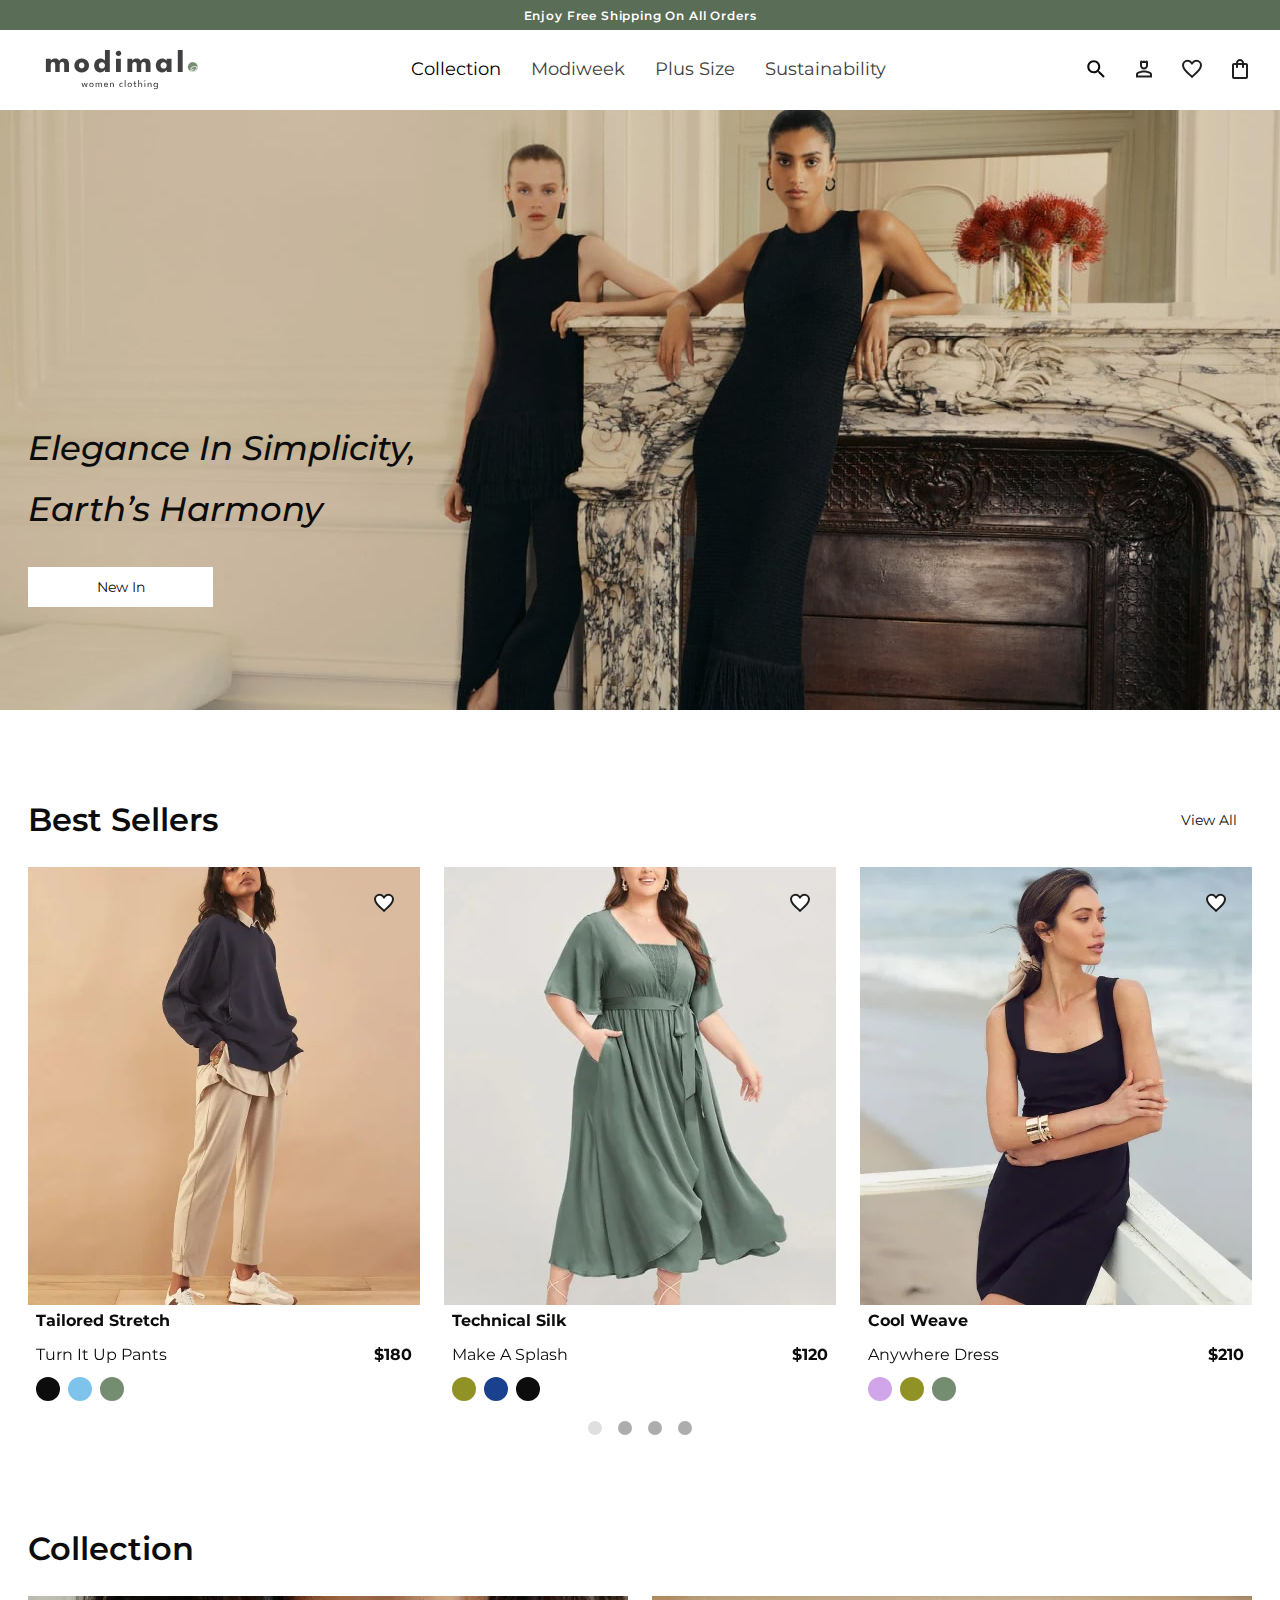
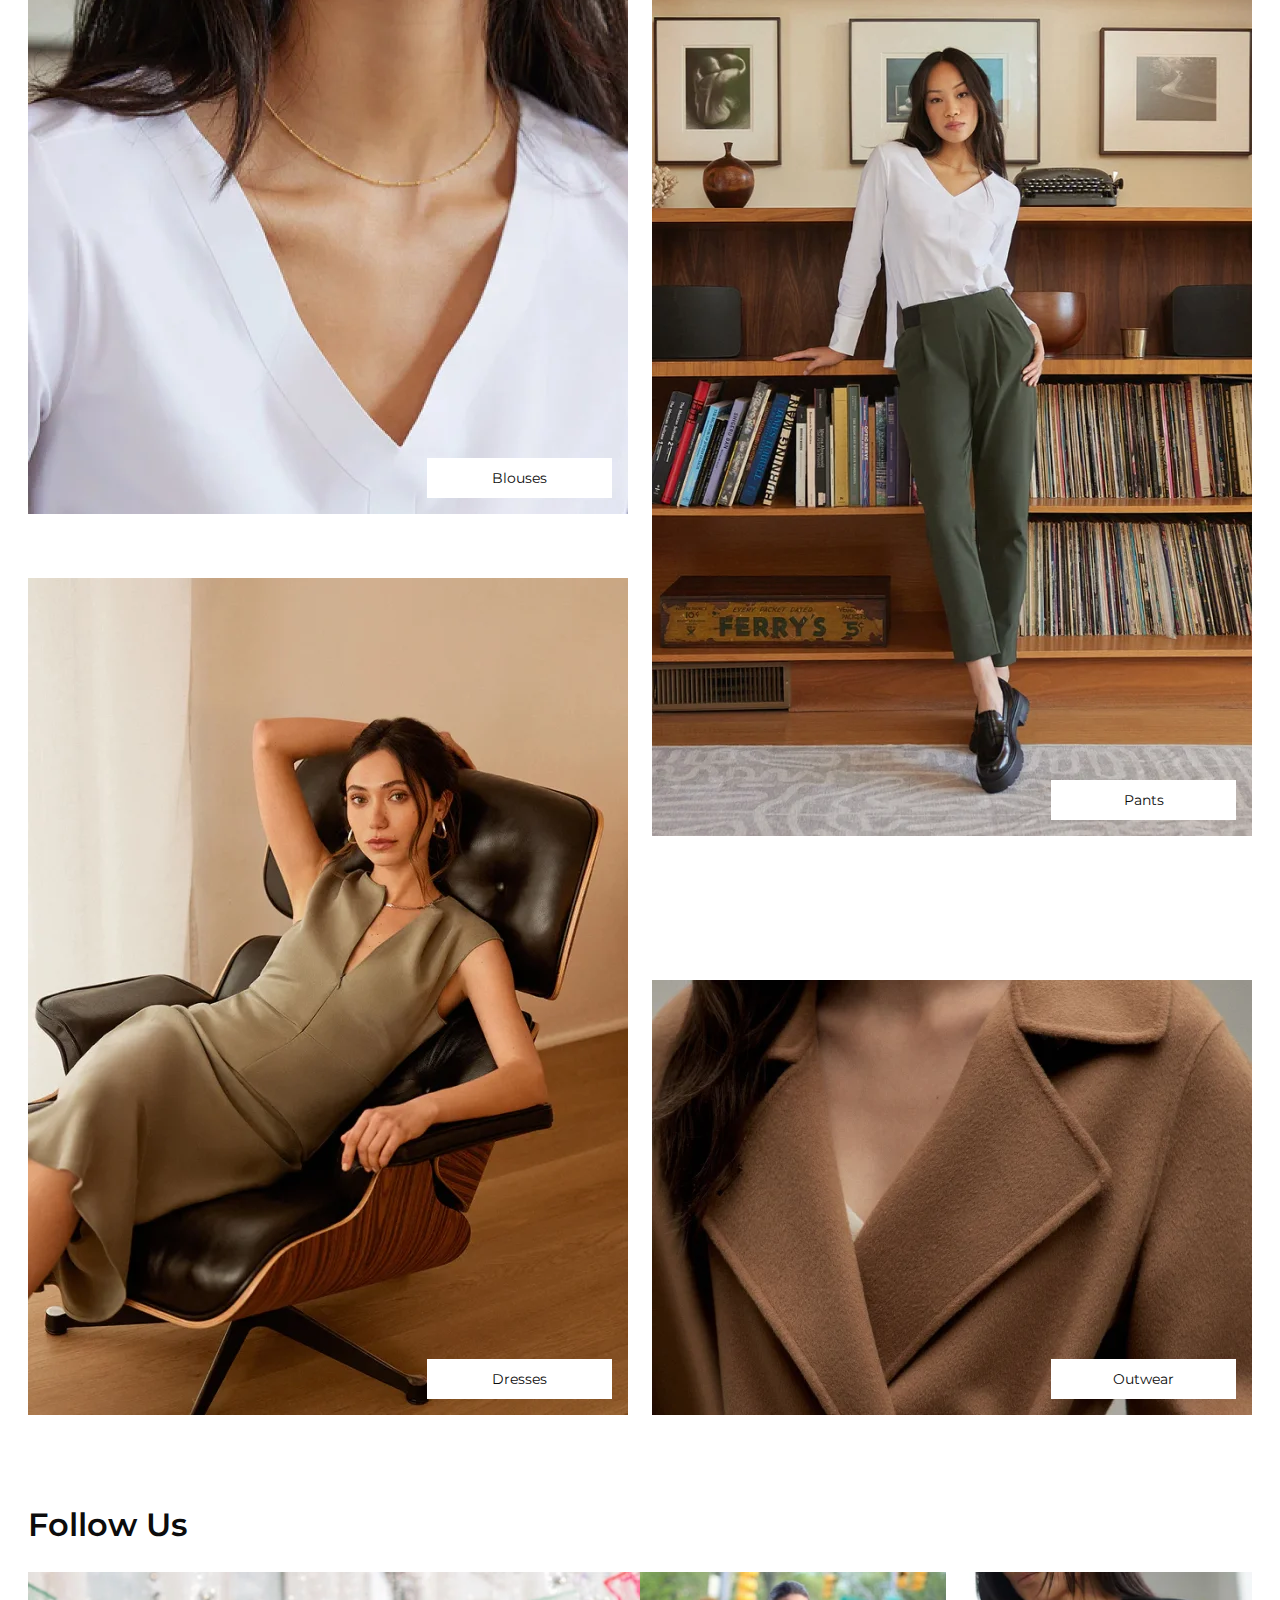
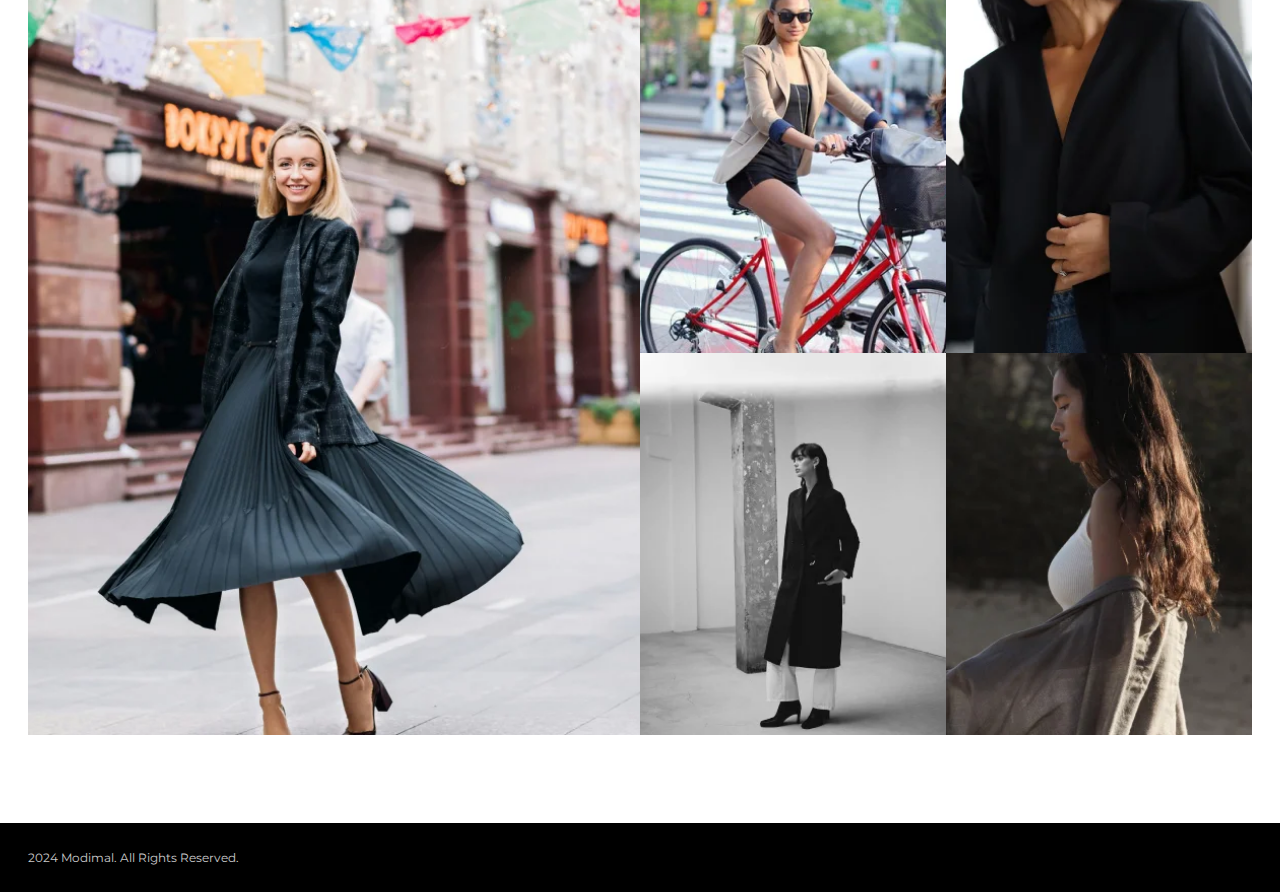
<file: docs/index.html>
<!DOCTYPE html><html lang="en"><head><meta charset="UTF-8"/><meta http-equiv="X-UA-Compatible" content="IE=edge"/><meta name="viewport" content="width=device-width, initial-scale=1.0"/><title>Madimal | ВебКадеми</title><link rel="stylesheet" href="./css/main.css"/><link rel="icon" type="image/x-icon" href="./img/favicons/favicon.svg"><link rel="apple-touch-icon" sizes="180x180" href="./img/favicons/apple-touch-icon.png"></head><body><section class="top-info"><div class="container"><p>Enjoy Free Shipping On&#160;All Orders</p></div></section><header class="header"><div class="container"><div class="header__row"><div class="header__logo"> <a href="#!" class="logo"><img src="./img/logo/logo.svg" alt="Modimal"></a></div><nav class="header__nav nav"><ul class="nav__list"><li><a href="#!" class="active">Collection</a></li><li><a href="#!">Modiweek</a></li><li> <a href="#!">Plus Size</a></li><li><a href="#!">Sustainability</a></li></ul></nav><div class="header__account header__account--first"><ul class="account"> <button class="mobile-nav-btn"><div class="nav-icon"></div></button><li class="account__search"><a href="#!"><svg class="icon icon--search"><use href="./img/svgsprite/sprite.symbol.svg#search"></use></svg></a></li><li class="account__person"><a href="#!"><svg class="icon icon--person"><use href="./img/svgsprite/sprite.symbol.svg#person"></use></svg></a></li></ul></div><div class="header__account"><ul class="account"><li><a href="#!"><svg class="icon icon--favorite icon--favorite-account"><use href="./img/svgsprite/sprite.symbol.svg#favorite"></use></svg></a></li><li><a href="#!"><svg class="icon icon--bag"><use href="./img/svgsprite/sprite.symbol.svg#bag"></use></svg></a></li></ul></div><div class="header__nav-btn "> <button class="mobile-nav-btn"><div class="nav-icon"></div></button></div></div></div></header><div class="mobile-nav"><div class="mobile-nav__links"><ul class="mobile-links"><li class="mobile-links__parent"> <button class="mobile-links__parent-btn"> <span class="mobile-links__parent-title">collection</span><svg class="mobile-links__parent-btn__icon icon icon--arrow_down"><use href="./img/svgsprite/sprite.symbol.svg#arrow_down"></use></svg></button><div class="mobile-sub"><ul class="mobile-sub-list"><li class="mobile-sub-list__item"> <a href="#!" class="mobile-sub-list__link">shop all</a></li><li class="mobile-sub-list__item"> <a href="#!" class="mobile-sub-list__link">tops & blouses</a></li><li class="mobile-sub-list__item"> <a href="#!" class="mobile-sub-list__link">tees</a></li><li class="mobile-sub-list__item"> <a href="#!" class="mobile-sub-list__link">pants</a></li><li class="mobile-sub-list__item"> <a href="#!" class="mobile-sub-list__link">jackets & outwears</a></li><li class="mobile-sub-list__item"> <a href="#!" class="mobile-sub-list__link">pullovers</a></li><li class="mobile-sub-list__item"> <a href="#!" class="mobile-sub-list__link">dresses & jumpsuits</a></li><li class="mobile-sub-list__item"> <a href="#!" class="mobile-sub-list__link">short & skirts</a></li></ul></div></li><li class="mobile-links__parent"> <button class="mobile-links__parent-btn"> <span class="mobile-links__parent-title">new in</span><svg class="mobile-links__parent-btn__icon icon icon--arrow_down"><use href="./img/svgsprite/sprite.symbol.svg#arrow_down"></use></svg></button><div class="mobile-sub"><ul class="mobile-sub-list"><li class="mobile-sub-list__item"> <a href="#!" class="mobile-sub-list__link">shop all</a></li><li class="mobile-sub-list__item"> <a href="#!" class="mobile-sub-list__link">tops & blouses</a></li><li class="mobile-sub-list__item"> <a href="#!" class="mobile-sub-list__link">tees</a></li><li class="mobile-sub-list__item"> <a href="#!" class="mobile-sub-list__link">pants</a></li><li class="mobile-sub-list__item"> <a href="#!" class="mobile-sub-list__link">jackets & outwears</a></li><li class="mobile-sub-list__item"> <a href="#!" class="mobile-sub-list__link">pullovers</a></li><li class="mobile-sub-list__item"> <a href="#!" class="mobile-sub-list__link">dresses & jumpsuits</a></li><li class="mobile-sub-list__item"> <a href="#!" class="mobile-sub-list__link">short & skirts & skirts</a></li></ul></div></li><li class="mobile-links__parent"> <button class="mobile-links__parent-btn"> <span class="mobile-links__parent-title">modiweek</span><svg class="mobile-links__parent-btn__icon icon icon--arrow_down"><use href="./img/svgsprite/sprite.symbol.svg#arrow_down"></use></svg></button><div class="mobile-sub"><ul class="mobile-sub-list"><li class="mobile-sub-list__item"> <a href="#!" class="mobile-sub-list__link">shop all</a></li><li class="mobile-sub-list__item"> <a href="#!" class="mobile-sub-list__link">tops & blouses</a></li><li class="mobile-sub-list__item"> <a href="#!" class="mobile-sub-list__link">tees</a></li><li class="mobile-sub-list__item"> <a href="#!" class="mobile-sub-list__link">pants</a></li><li class="mobile-sub-list__item"> <a href="#!" class="mobile-sub-list__link">jackets & outwears</a></li><li class="mobile-sub-list__item"> <a href="#!" class="mobile-sub-list__link">pullovers</a></li><li class="mobile-sub-list__item"> <a href="#!" class="mobile-sub-list__link">dresses & jumpsuits</a></li><li class="mobile-sub-list__item"> <a href="#!" class="mobile-sub-list__link">short & skirts & skirts</a></li></ul></div></li></ul></div><div class="mobile-nav__btns"> <a href="#!" class="btn-outline"><svg class="icon icon--person"><use href="./img/svgsprite/sprite.symbol.svg#person"></use></svg>Log In</a> <a href="#!" class="btn-outline">Create Account</a></div></div><main class="main"><section class="hero"><div class="container"><div class="hero__content"><h1 class="hero__title">Elegance in&#160;simplicity, Earth&#8217;s harmony</h1> <a href="#!" class="btn">New In</a></div></div></section><section class="best"><div class="container"><div class="best__title-wrapper"><h2 class="best__title title">Best Sellers</h2><div class="best__link"> <a href="#!" class="btn btn--small">view all</a></div></div><div class="best__cards"><div class="swiper"><div class="swiper-wrapper"><div class="swiper-slide"><article class="card"><div class="card__fav-btn"> <button class="card__btn-fav"><svg class="icon icon--favorite"><use href="./img/svgsprite/sprite.symbol.svg#favorite"></use></svg></button></div><div class="card__picture"><picture><source srcset="./img/best/best-01.webp 1x, ./img/best/best-01@2x.webp 2x" type="image/webp"><source srcset="./img/best/best-01.jpg 1x, ./img/best/best-01@2x.jpg 2x" type="image/jpeg"> <img src="./img/best/best-01.jpg" alt="tailored stretch" class="card__img"></picture></div><div class="card__body"><h3 class="card__title"><a href="#!">Tailored stretch</a></h3><div class="card__cols"><div class="card__desc">turn it&#160;up&#160;pants</div><div class="card__price">$180</div></div><div class="card__colors"><div class="color color--black"></div><div class="color color--blue"></div><div class="color color--green"></div></div></div></article></div><div class="swiper-slide"><article class="card"><div class="card__fav-btn"> <button class="card__btn-fav"><svg class="icon icon--favorite"><use href="./img/svgsprite/sprite.symbol.svg#favorite"></use></svg></button></div><div class="card__picture"><picture><source srcset="./img/best/best-02.webp 1x, ./img/best/best-02@2x.webp 2x" type="image/webp"><source srcset="./img/best/best-02.jpg 1x, ./img/best/best-02@2x.jpg 2x" type="image/jpeg"> <img src="./img/best/best-02.jpg" alt="tailored stretch" class="card__img"></picture></div><div class="card__body"><h3 class="card__title"><a href="#!">Technical Silk</a></h3><div class="card__cols"><div class="card__desc">Make A&#160;Splash</div><div class="card__price">$120</div></div><div class="card__colors"><div class="color color--olive"></div><div class="color color--navy"></div><div class="color color--black"></div></div></div></article></div><div class="swiper-slide"><article class="card"><div class="card__fav-btn"> <button class="card__btn-fav"><svg class="icon icon--favorite"><use href="./img/svgsprite/sprite.symbol.svg#favorite"></use></svg></button></div><div class="card__picture"><picture><source srcset="./img/best/best-03.webp 1x, ./img/best/best-03@2x.webp 2x" type="image/webp"><source srcset="./img/best/best-03.jpg 1x, ./img/best/best-03@2x.jpg 2x" type="image/jpeg"> <img src="./img/best/best-03.jpg" alt="tailored stretch" class="card__img"></picture></div><div class="card__body"><h3 class="card__title"><a href="#!">Cool Weave</a></h3><div class="card__cols"><div class="card__desc">Anywhere Dress</div><div class="card__price">$210</div></div><div class="card__colors"><div class="color color--pink"></div><div class="color color--olive"></div><div class="color color--green"></div></div></div></article></div><div class="swiper-slide"><article class="card"><div class="card__fav-btn"> <button class="card__btn-fav"><svg class="icon icon--favorite"><use href="./img/svgsprite/sprite.symbol.svg#favorite"></use></svg></button></div><div class="card__picture"><picture><source srcset="./img/best/best-04.webp 1x, ./img/best/best-04@2x.webp 2x" type="image/webp"><source srcset="./img/best/best-04.jpg 1x, ./img/best/best-04@2x.jpg 2x" type="image/jpeg"> <img src="./img/best/best-04.jpg" alt="tailored stretch" class="card__img"></picture></div><div class="card__body"><h3 class="card__title"><a href="#!">Cool Dress</a></h3><div class="card__cols"><div class="card__desc">Anywhere Dress</div><div class="card__price">$210</div></div><div class="card__colors"><div class="color color--white"></div><div class="color color--black"></div><div class="color color--green"></div></div></div></article></div><div class="swiper-slide"><article class="card"><div class="card__fav-btn"> <button class="card__btn-fav"><svg class="icon icon--favorite"><use href="./img/svgsprite/sprite.symbol.svg#favorite"></use></svg></button></div><div class="card__picture"><picture><source srcset="./img/best/best-05.webp 1x, ./img/best/best-05@2x.webp 2x" type="image/webp"><source srcset="./img/best/best-05.jpg 1x, ./img/best/best-05@2x.jpg 2x" type="image/jpeg"> <img src="./img/best/best-05.jpg" alt="tailored stretch" class="card__img"></picture></div><div class="card__body"><h3 class="card__title"><a href="#!">Cool Blause</a></h3><div class="card__cols"><div class="card__desc">Make A&#160;Splash</div><div class="card__price">$120</div></div><div class="card__colors"><div class="color color--blue"></div><div class="color color--white"></div><div class="color color--green"></div></div></div></article></div><div class="swiper-slide"><article class="card"><div class="card__fav-btn"> <button class="card__btn-fav"><svg class="icon icon--favorite"><use href="./img/svgsprite/sprite.symbol.svg#favorite"></use></svg></button></div><div class="card__picture"><picture><source srcset="./img/best/best-06.webp 1x, ./img/best/best-06@2x.webp 2x" type="image/webp"><source srcset="./img/best/best-06.jpg 1x, ./img/best/best-06@2x.jpg 2x" type="image/jpeg"> <img src="./img/best/best-06.jpg" alt="tailored stretch" class="card__img"></picture></div><div class="card__body"><h3 class="card__title"><a href="#!">Summer Dress</a></h3><div class="card__cols"><div class="card__desc">Anywhere Dress</div><div class="card__price">$210</div></div><div class="card__colors"><div class="color color--white"></div><div class="color color--olive"></div><div class="color color--green"></div></div></div></article></div></div><div class="swiper-pagination"></div></div></div></div></section><div class="collection"><div class="container"><h2 class="collection__title title">Collection</h2><div class="collection__cols"><div class="collection__col"><article class="card-collection"><picture><source srcset="./img/collection/collection-01.webp 1x, ./img/collection/collection-01@2x.webp 2x" type="image/webp"><source srcset="./img/collection/collection-01.jpg 1x, ./img/collection/collection-01@2x.jpg 2x" type="image/jpeg"> <img src="./img/collection/collection-01.jpg" alt="" class="card-collection__img"></picture><div class="card-collection__link"> <a href="#!" class="btn btn--mobile-wide">Blouses</a></div></article><article class="card-collection"><picture><source srcset="./img/collection/collection-02.webp 1x, ./img/collection/collection-02@2x.webp 2x" type="image/webp"><source srcset="./img/collection/collection-02.jpg 1x, ./img/collection/collection-02@2x.jpg 2x" type="image/jpeg"> <img src="./img/collection/collection-02.jpg" alt="" class="card-collection__img"></picture><div class="card-collection__link"> <a href="#!" class="btn btn--mobile-wide">Dresses</a></div></article></div><div class="collection__col"><article class="card-collection"><picture><source srcset="./img/collection/collection-03.webp 1x, ./img/collection/collection-03@2x.webp 2x" type="image/webp"><source srcset="./img/collection/collection-03.jpg 1x, ./img/collection/collection-03@2x.jpg 2x" type="image/jpeg"> <img src="./img/collection/collection-03.jpg" alt="" class="card-collection__img"></picture><div class="card-collection__link"> <a href="#!" class="btn btn--mobile-wide">Pants</a></div></article><article class="card-collection"><picture><source srcset="./img/collection/collection-04.webp 1x, ./img/collection/collection-04@2x.webp 2x" type="image/webp"><source srcset="./img/collection/collection-04.jpg 1x, ./img/collection/collection-04@2x.jpg 2x" type="image/jpeg"> <img src="./img/collection/collection-04.jpg" alt="" class="card-collection__img"></picture><div class="card-collection__link"> <a href="#!" class="btn btn--mobile-wide">Outwear</a></div></article></div></div></div></div><section class="follow"><div class="container"><h2 class="follow__title title">Follow us</h2><div class="follow__grid"><picture><source srcset="./img/follow/follow-01.webp 1x, ./img/follow/follow-01@2x.webp 2x" type="image/webp"><source srcset="./img/follow/follow-01.jpg 1x, ./img/follow/follow-01@2x.jpg 2x" type="image/jpeg"> <img src="./img/follow/follow-01.jpg" alt="Follow us" class="follow"></picture><picture><source srcset="./img/follow/follow-02.webp 1x, ./img/follow/follow-02@2x.webp 2x" type="image/webp"><source srcset="./img/follow/follow-02.jpg 1x, ./img/follow/follow-02@2x.jpg 2x" type="image/jpeg"> <img src="./img/follow/follow-02.jpg" alt="Follow us" class="follow"></picture><picture><source srcset="./img/follow/follow-03.webp 1x, ./img/follow/follow-03@2x.webp 2x" type="image/webp"><source srcset="./img/follow/follow-03.jpg 1x, ./img/follow/follow-03@2x.jpg 2x" type="image/jpeg"> <img src="./img/follow/follow-03.jpg" alt="Follow us" class="follow"></picture><picture><source srcset="./img/follow/follow-04.webp 1x, ./img/follow/follow-04@2x.webp 2x" type="image/webp"><source srcset="./img/follow/follow-04.jpg 1x, ./img/follow/follow-04@2x.jpg 2x" type="image/jpeg"> <img src="./img/follow/follow-04.jpg" alt="Follow us" class="follow"></picture><picture><source srcset="./img/follow/follow-05.webp 1x, ./img/follow/follow-05@2x.webp 2x" type="image/webp"><source srcset="./img/follow/follow-05.jpg 1x, ./img/follow/follow-05@2x.jpg 2x" type="image/jpeg"> <img src="./img/follow/follow-05.jpg" alt="Follow us" class="follow"></picture></div></div></section></main><footer class="footer"><div class="container"><div class="footer__copyright"><p>2024 modimal. All Rights Reserved.</p></div></div></footer><script src="./js/index.bundle.js"></script></body></html>
</file>
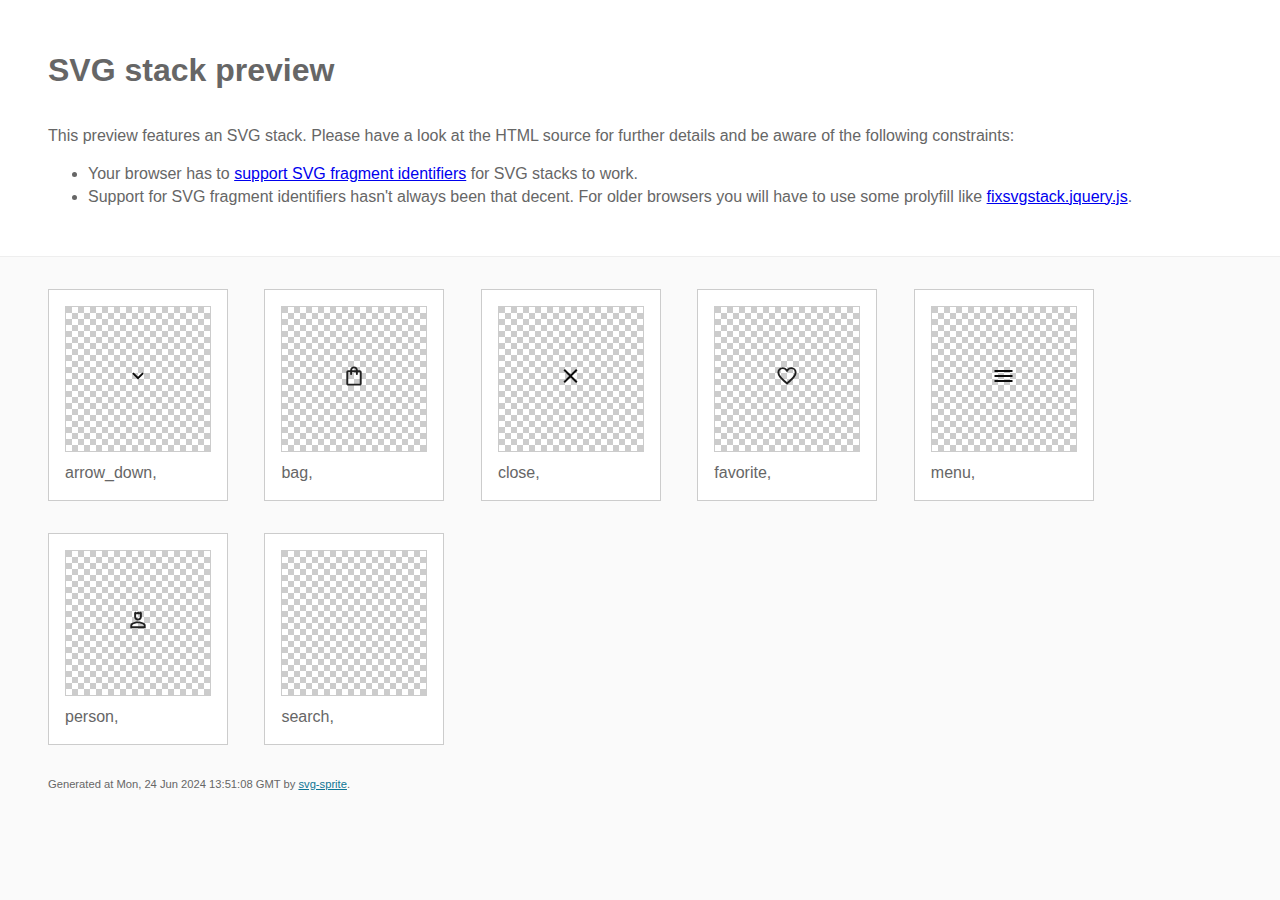
<file: docs/img/svgsprite/stack/sprite.stack.html>
<!doctype html>
<html lang="en">
    <head>
        <meta charset="utf-8">
        <title>SVG stack preview | svg-sprite</title>
        <style>
            body {
                padding: 0;
                margin: 0;
                color: #666;
                background: #fafafa;
                font-family: Arial, Helvetica, sans-serif;
                font-size: 1em;
                line-height: 1.4;
            }

            header {
                display: block;
                padding: 3em 3em 2em;
                background-color: #fff;
            }

            header p {
                margin: 2em 0 0;
            }

            section {
                border-top: 1px solid #eee;
                padding: 2em 3em 0;
            }

            section ul {
                margin: 0;
                padding: 0;
            }

            section li {
                display: inline-block;
                background-color: #fff;
                position: relative;
                margin: 0 2em 2em 0;
                vertical-align: top;
                border: 1px solid #ccc;
                padding: 1em 1em 3em;
                cursor: default;
            }

            .icon-box {
                margin: 0;
                width: 144px;
                height: 144px;
                position: relative;
                background: #ccc url("data:image/svg+xml,%3Csvg xmlns='http://www.w3.org/2000/svg' width='12' height='12'%3E%3Cpath fill='%23fff' d='M6 0h6v6H6zM0 6h6v6H0z'/%3E%3C/svg%3E") top left repeat;
                border: 1px solid #ccc;
                display: table-cell;
                vertical-align: middle;
                text-align: center;
            }

            .icon {
                display: inline-block;
            }

            h1 {
                margin-top: 0;
            }

            h2 {
                margin: 0;
                padding: 0;
                font-size: 1em;
                font-weight: 400;
                white-space: nowrap;
                overflow: hidden;
                text-overflow: ellipsis;
                position: absolute;
                left: 1em;
                right: 1em;
                bottom: 1em;
            }

            footer {
                display: block;
                margin: 0;
                padding: 0 3em 3em;
            }

            footer p {
                margin: 0;
                font-size: .7em;
            }

            footer a {
                color: #0f7595;
                margin-left: 0;
            }
        </style>

<!--
Sprite shape dimensions
====================================================================================================
You will need to set the sprite shape dimensions via CSS when you use them as stack SVGs, otherwise
they would become a huge 100% in size. You may use the following dimension classes for doing so.
They might well be outsourced to an external stylesheet of course.
-->

<style>
 .svg-arrow_down-dims { width: 24px; height: 24px; }
 .svg-bag-dims { width: 24px; height: 24px; }
 .svg-close-dims { width: 25px; height: 24px; }
 .svg-favorite-dims { width: 24px; height: 24px; }
 .svg-menu-dims { width: 25px; height: 24px; }
 .svg-person-dims { width: 24px; height: 24px; }
 .svg-search-dims { width: 24px; height: 24px; }
</style>

<!--
====================================================================================================
-->

    </head>
    <body>
        <header>
            <h1>SVG stack preview</h1>
            <p>This preview features an SVG stack. Please have a look at the HTML source for further details and be aware of the following constraints:</p>
            <ul>
                <li>Your browser has to <a href="https://caniuse.com/svg-fragment" target="_blank" rel="noopener noreferrer">support SVG fragment identifiers</a> for SVG stacks to work.</li>
                <li>Support for SVG fragment identifiers hasn't always been that decent. For older browsers you will have to use some prolyfill like <a href="https://github.com/preciousforever/SVG-Stacker/blob/master/fixsvgstack.jquery.js" target="_blank" rel="noopener noreferrer">fixsvgstack.jquery.js</a>.</li>
            </ul>
        </header>
        <section>

<!--
SVG stack
====================================================================================================
These SVG images make use of fragment identifiers (IDs) to reference certain portions of the
external sprite. By default, all shapes inside the sprite are hidden by CSS. The `:target` pseudo
selector is used to show the very shape that is referenced by the fragment identifier.
-->

            <ul>

             <li title="arrow_down">
                    <div class="icon-box">
                        <img src="svg/sprite.stack.svg#arrow_down" class="svg-arrow_down-dims" alt="arrow_down">
                    </div>
                    <h2>arrow_down, </h2>
                </li>
             <li title="bag">
                    <div class="icon-box">
                        <img src="svg/sprite.stack.svg#bag" class="svg-bag-dims" alt="bag">
                    </div>
                    <h2>bag, </h2>
                </li>
             <li title="close">
                    <div class="icon-box">
                        <img src="svg/sprite.stack.svg#close" class="svg-close-dims" alt="close">
                    </div>
                    <h2>close, </h2>
                </li>
             <li title="favorite">
                    <div class="icon-box">
                        <img src="svg/sprite.stack.svg#favorite" class="svg-favorite-dims" alt="favorite">
                    </div>
                    <h2>favorite, </h2>
                </li>
             <li title="menu">
                    <div class="icon-box">
                        <img src="svg/sprite.stack.svg#menu" class="svg-menu-dims" alt="menu">
                    </div>
                    <h2>menu, </h2>
                </li>
             <li title="person">
                    <div class="icon-box">
                        <img src="svg/sprite.stack.svg#person" class="svg-person-dims" alt="person">
                    </div>
                    <h2>person, </h2>
                </li>
             <li title="search">
                    <div class="icon-box">
                        <img src="svg/sprite.stack.svg#search" class="svg-search-dims" alt="search">
                    </div>
                    <h2>search, </h2>
                </li>
         </ul>

<!--
====================================================================================================
-->

        </section>
        <footer>
            <p>Generated at Mon, 24 Jun 2024 13:51:08 GMT by <a href="https://github.com/svg-sprite/svg-sprite" target="_blank" rel="noopener noreferrer">svg-sprite</a>.</p>
        </footer>
    </body>
</html>
</file>
<file: docs/css/main.css>
@charset "UTF-8";@import url(https://fonts.googleapis.com/css?family=Montserrat:100,200,300,regular,500,600,700,800,900,100italic,200italic,300italic,italic,500italic,600italic,700italic,800italic,900italic);*{padding:0;margin:0;border:0}*,::after,::before{-webkit-box-sizing:border-box;box-sizing:border-box}a,a:hover,a:link,a:visited{text-decoration:none}aside,footer,header,legend,main,nav,section{display:block}h1,h2,h3,h4,h5,h6,p{font-size:inherit;font-weight:inherit}ul,ul li{list-style:none}img{vertical-align:top}img,svg{max-width:100%;height:auto}address{font-style:normal}input,select,textarea{background-color:transparent}button,input,select,textarea{font-family:inherit;font-size:inherit;color:inherit}input::-ms-clear{display:none}button,input[type=submit]{display:inline-block;-webkit-box-shadow:none;box-shadow:none;background-color:transparent;background:0 0;cursor:pointer}button:active,button:focus,input:active,input:focus{outline:0}button::-moz-focus-inner{padding:0;border:0}label{cursor:pointer}:root{--container-width:1254px;--container-padding:15px;--font-main:Montserrat, sans-serif;--font-accent:"Montserrat", sans-serif;--font-titles:var(--font-accent);--page-bg:#fff;--text-color:#000;--accent:#ac182c;--link-color:#2578c8;--laptop-size:1199px;--tablet-size:959px;--mobile-size:599px;--primary:#748c70;--black:#0c0c0c;--white:#fff;--primary-primary25:#f0f2ef;--primary-primary50:#d1d9cf;--primary-primary100:#b2bfaf;--primary-primary200:#a2b39f;--primary-primary300:#93a690;--primary-primary400:#839980;--primary-primary-600:#5a6d57;--primary-primary-700:#404e3e;--primary-primary750:#343e32;--primary-primary800:#272f25;--primary-primary900:#0d100c;--neutral-backgroundfaf9f5:#faf9f5;--neutral-graydfdfdf:#dfdfdf;--neutral-grayededed:#ededed;--neutral-grayf9f9f9:#f9f9f9;--neutral-graycbcbcb:#cbcbcb;--neutral-grayadadad:#adadad;--neutral-gray868686:#868686;--neutral-gray606060:#606060;--neutral-gray404040:#404040;--neutral-gray202020:#202020;--neutral-gray0c0c0c:#0c0c0c;--state-color-warning-bg:#f7e4c9;--state-color-warning-light:#ecbb77;--state-color-warning:#e09126;--state-color-error-bg:#fff2f2;--state-color-error-light:#ed2e2e;--state-color-error:#c30000;--state-color-success-bg:#f3fdfa;--state-color-success-light:#00ba88;--state-color-success:#00966d;--font-family:"Montserrat", sans-serif}.dark{--page-bg:#252526;--text-color:#fff}html{scroll-behavior:smooth;background-color:#272727}body{background-color:var(--page-bg);color:var(--text-color);font-family:var(--font-main);text-wrap:balance}img{display:block}a{color:var(--link-color)}code,pre.code{background-color:#e9f1f6;padding:.2rem;border-radius:4px}pre.code{overflow-x:auto;padding:1rem}.box{width:100%;height:200px;background-color:#999;background-position:center center;background-size:cover;background-repeat:no-repeat}.docs{display:grid;line-height:1.5}.docs p{margin:1rem 0}.docs ol,.docs ul{padding-left:2rem}.docs ol li,.docs ul li{list-style:disc;margin-bottom:.5rem}.docs ol li{list-style:decimal}.docs section,.docs section.docs{padding:40px 0}.docs section+section{border-top:1px solid #dae5e9}.docs small{font-size:1rem;color:#acacac}.docs .title-1:first-child,.docs .title-2:first-child{margin-top:0!important}.test,.test-2{width:600px;height:300px;margin:50px auto;background-color:#999;background-position:center center;background-size:cover;background-repeat:no-repeat}.test{background-image:url(./../img/project-02.jpg)}.test-2{background-image:-webkit-image-set(url(./../img/project-02.jpg) 1x,url(./../img/project-02@2x.jpg) 2x);background-image:image-set(url(./../img/project-02.jpg) 1x,url(./../img/project-02@2x.jpg) 2x)}.font-1{font-family:"Montserrat";font-weight:700;font-style:italic}.font-2{font-family:"FirasansBook";font-weight:400}.none{display:none!important}.visually-hidden{position:absolute;width:1px;height:1px;margin:-1px;border:0;padding:0;white-space:nowrap;-webkit-clip-path:inset(100%);clip-path:inset(100%);clip:rect(0 0 0 0);overflow:hidden}.no-scroll{overflow-y:hidden}.text-left{text-align:left}.text-right{text-align:right}.text-center{text-align:center}.d-flex{display:-webkit-box;display:-ms-flexbox;display:flex}.flex-center{-webkit-box-pack:center;-ms-flex-pack:center;justify-content:center}.content-demo{margin-bottom:5rem;padding:1rem;background-color:#dadada}.container,.container-full{padding:0 var(--container-padding)}.container{margin:0 auto;max-width:var(--container-width);width:100%}.container-full{max-width:100%}.container-left-50,.container-right-50{padding:0 var(--container-padding);max-width:50%}.container-right-50{margin-left:auto}.container-right{padding-left:calc((100% - var(--container-width))/2 + var(--container-padding))}.container-left{padding-right:calc((100% - var(--container-width))/2 + var(--container-padding))}.container-half-left{padding-right:calc((100% - var(--container-width))/2 + var(--container-width)/2);padding-left:calc((100% - var(--container-width))/2 + var(--container-padding))}.container-half-right{padding-left:calc((100% - var(--container-width))/2 + var(--container-width)/2);padding-right:calc((100% - var(--container-width))/2 + var(--container-padding))}.account,body,html{display:-webkit-box;display:-ms-flexbox;display:flex}body,html{min-height:100vh;-webkit-box-orient:vertical;-webkit-box-direction:normal;-ms-flex-direction:column;flex-direction:column}.account{-webkit-box-align:center;-ms-flex-align:center;align-items:center;gap:24px}.account a{display:inline-block;-webkit-transition:all .2s ease-in;transition:all .2s ease-in}.account a:hover,.btn:hover,a.btn:hover{background:var(--neutral-grayededed)}ul.account{font-size:0}.account__menu{display:none}.best__title-wrapper{margin-bottom:24px;display:-webkit-box;display:-ms-flexbox;display:flex;-webkit-box-pack:justify;-ms-flex-pack:justify;justify-content:space-between;-webkit-box-align:center;-ms-flex-align:center;align-items:center}.btn,a.btn{display:inline-block;padding:8px;min-width:185px;height:40px;background:var(--white);font-family:var(--font-family);font-weight:400;font-size:14px;line-height:1.71429;text-transform:capitalize;text-align:center;color:var(--black);-webkit-transition:all .2s ease-in;transition:all .2s ease-in}.btn--small,a.btn--small{min-width:unset;padding-left:15px;padding-right:15px}.btn-outline,a.btn-outline{display:inline-block;border:1px solid var(--primary-primary-600);padding:8px 16px;height:40px;display:-webkit-box;display:-ms-flexbox;display:flex;-webkit-box-align:center;-ms-flex-align:center;align-items:center;-webkit-box-pack:center;-ms-flex-pack:center;justify-content:center;gap:4px;font-family:var(--font-family);font-weight:400;font-size:14px;line-height:1.71429;text-transform:capitalize;text-align:center;color:var(--primary-primary-600)}.btn-outline:hover,a.btn-outline:hover{color:var(--primary-primary-700)}.card-collection{position:relative}.card-collection__link{position:absolute;right:16px;bottom:16px}.card-collection__link .btn::after,.card__title a::after{content:"";position:absolute;left:0;top:0;width:100%;height:100%}.card{position:relative}.card__fav-btn{position:absolute;top:24px;right:24px;z-index:9}.card__btn-fav--selected .icon--favorite:hover,.card__btn-fav:hover .icon--favorite{stroke:var(--state-color-error)}.card__btn-fav--selected .icon--favorite{stroke:var(--state-color-error);fill:var(--state-color-error)}.card__body{padding:5.5px 8px;display:grid;gap:8px}.card__title{font-family:var(--font-family);font-weight:700;font-size:16px;line-height:1.4;text-transform:capitalize}.card__title,.card__title a{color:var(--black)}.card__cols{display:grid;grid-template-columns:1fr auto;gap:12px}.card__desc,.card__price{font-family:var(--font-family);font-weight:400;font-size:16px;line-height:1.8;text-transform:capitalize;color:var(--black)}.card__price{font-weight:700}.card__colors{display:-webkit-box;display:-ms-flexbox;display:flex;-webkit-box-align:center;-ms-flex-align:center;align-items:center;gap:8px}.collection__title{margin-bottom:24px}.collection__cols{display:grid;grid-template-columns:1fr 1fr;gap:24px}.collection__col{display:-webkit-box;display:-ms-flexbox;display:flex;-webkit-box-orient:vertical;-webkit-box-direction:normal;-ms-flex-direction:column;flex-direction:column;-webkit-box-pack:justify;-ms-flex-pack:justify;justify-content:space-between;gap:64px}.color{width:24px;height:24px;background-color:gray;border-radius:50%}.color--black{background-color:var(--black)}.color--blue{background-color:#7dc3eb}.color--green{background-color:var(--primary)}.color--olive{background-color:#909225}.color--navy{background-color:#19418e}.color--pink{background-color:#d0a5ea}.color--white{background-color:#fff;border:1px solid #d0d0d0}.follow__title{margin-bottom:24px}.follow__grid{display:grid;grid-template-columns:repeat(4,1fr);grid-template-rows:1fr 1fr}.follow__grid>:first-child{grid-column:span 2;grid-row:span 2}.follow__grid img{width:100%;height:100%;-o-object-fit:cover;object-fit:cover}.footer{margin-top:88px;padding:24px 0;background-color:#000;font-family:var(--font-family);font-weight:400;font-size:12px;line-height:1.8;text-transform:capitalize;color:var(--neutral-graycbcbcb)}.header{position:relative;z-index:199;padding:16px 0 18px;background-color:#fff}.header__row{display:-webkit-box;display:-ms-flexbox;display:flex;-webkit-box-pack:justify;-ms-flex-pack:justify;justify-content:space-between;-webkit-box-align:center;-ms-flex-align:center;align-items:center}.header__logo{-ms-flex-negative:0;flex-shrink:0}.header__nav{margin-left:auto}.header__account--first{margin-left:auto;margin-right:24px}.header__nav-btn{display:none}.hero{height:600px;padding-bottom:103px;background-color:#999;background-image:url(./../img/hero/hero.jpg);background-position:30% center;background-size:cover;background-repeat:no-repeat}.hero .container{height:100%}.hero__content{height:100%;display:-webkit-box;display:-ms-flexbox;display:flex;-webkit-box-orient:vertical;-webkit-box-direction:normal;-ms-flex-direction:column;flex-direction:column;-webkit-box-pack:end;-ms-flex-pack:end;justify-content:flex-end;-webkit-box-align:start;-ms-flex-align:start;align-items:flex-start;gap:27px}.hero__title{max-width:494px;font-family:var(--font-family);font-style:italic;font-weight:500;font-size:34px;line-height:1.8;text-transform:capitalize;color:var(--black)}.icons-wrapper{padding:30px 0;display:-webkit-box;display:-ms-flexbox;display:flex;-webkit-column-gap:30px;-moz-column-gap:30px;column-gap:30px}.icon{fill:transparent;stroke:transparent;width:24px;height:24px}.icon--search{fill:#0c0c0c}.icon--bag,.icon--person{fill:#202020}.icon--favorite{stroke:#202020;fill:#fff}.icon--favorite-account{stroke:#202020;fill:transparent}.icon--arrow_down,.icon--menu{fill:#000}.mobile-nav{overflow-y:auto;position:fixed;top:-100%;width:100%;height:100%;z-index:99;display:-webkit-box;display:-ms-flexbox;display:flex;-webkit-box-orient:vertical;-webkit-box-direction:normal;-ms-flex-direction:column;flex-direction:column;padding:106px 20px 56px;background:#fff;-webkit-transition:all .2s ease-in;transition:all .2s ease-in}.mobile-nav--open{top:0}.mobile-nav__links{margin-bottom:84px}.mobile-links{display:grid;gap:32px}.mobile-links__parent{border-bottom:1px solid var(--black)}.mobile-links__parent-btn{width:100%;display:-webkit-box;display:-ms-flexbox;display:flex;-webkit-box-pack:justify;-ms-flex-pack:justify;justify-content:space-between}.mobile-links__parent-title{font-family:var(--font-family);font-weight:400;font-size:14px;line-height:1.8;text-transform:capitalize;color:var(--black)}.mobile-links__parent-btn__icon,.mobile-sub{-webkit-transition:all .2s ease-in;transition:all .2s ease-in}.active .mobile-links__parent-btn__icon{-webkit-transform:rotate(-180deg);-ms-transform:rotate(-180deg);transform:rotate(-180deg)}.mobile-sub{max-height:0;overflow:hidden}.mobile-sub-list{display:grid;gap:16px;padding:24px 0 16px 35px}.mobile-sub-list__item{font-family:var(--font-family);font-weight:400;font-size:14px;line-height:1.8;text-transform:capitalize;color:var(--neutral-gray404040)}.mobile-sub-list__link{display:inline-block;width:100%;padding-top:7px;color:var(--neutral-gray404040)}.mobile-sub-list__link:hover{color:#000;background-color:#efeeee}.mobile-nav__btns{margin-top:auto;border-top:1px solid var(--neutral-graycbcbcb);padding-top:14px;display:grid;grid-template-columns:1fr 1fr;gap:16px}.mobile-nav-btn{--time:0.1s;--width:18px;--height:12px;--line-height:2px;--spacing:3px;--color:#0c0c0c;--radius:0px;height:calc(var(--line-height)*3 + var(--spacing)*2);width:var(--width);display:-webkit-box;display:-ms-flexbox;display:flex;-webkit-box-pack:center;-ms-flex-pack:center;justify-content:center;-webkit-box-align:center;-ms-flex-align:center;align-items:center}.nav-icon,.nav-icon::after,.nav-icon::before{position:relative;width:var(--width);height:var(--line-height);background-color:var(--color);border-radius:var(--radius)}.nav-icon::after,.nav-icon::before{content:"";display:block;position:absolute;left:0;-webkit-transition:top var(--time) linear var(--time),-webkit-transform var(--time) ease-in;transition:transform var(--time) ease-in,top var(--time) linear var(--time);transition:transform var(--time) ease-in,top var(--time) linear var(--time),-webkit-transform var(--time) ease-in}.nav-icon::before{top:calc(-1*(var(--line-height) + var(--spacing)))}.nav-icon::after{top:calc(var(--line-height) + var(--spacing))}.nav-icon.nav-icon--active{background-color:transparent}.nav-icon.nav-icon--active::after,.nav-icon.nav-icon--active::before{top:0;-webkit-transition:top var(--time) linear,-webkit-transform var(--time) ease-in var(--time);transition:top var(--time) linear,transform var(--time) ease-in var(--time);transition:top var(--time) linear,transform var(--time) ease-in var(--time),-webkit-transform var(--time) ease-in var(--time)}.nav-icon.nav-icon--active::before{-webkit-transform:rotate(45deg);-ms-transform:rotate(45deg);transform:rotate(45deg)}.nav-icon.nav-icon--active::after{-webkit-transform:rotate(-45deg);-ms-transform:rotate(-45deg);transform:rotate(-45deg)}.mobile-nav-btn{z-index:999;display:none}.nav{font-family:var(--font-family);font-weight:400;font-size:18px;line-height:1.8;text-transform:capitalize;text-align:center;color:var(--neutral-gray404040)}.nav__list{display:-webkit-box;display:-ms-flexbox;display:flex;-webkit-column-gap:30px;-moz-column-gap:30px;column-gap:30px}.nav__list a{color:var(--neutral-gray404040)}.nav__list a.active{color:#000}.swiper{width:100%;padding-bottom:32px!important}.swiper-pagination-bullet{width:14px!important;height:14px!important;background-color:var(--neutral-grayadadad)!important;opacity:1!important}.swiper-pagination-bullet-active{background-color:var(--neutral-graydfdfdf)!important}.swiper-horizontal>.swiper-pagination-bullets .swiper-pagination-bullet,.swiper-pagination-horizontal.swiper-pagination-bullets .swiper-pagination-bullet{margin-left:8px!important;margin-right:8px!important}.swiper-horizontal>.swiper-pagination-bullets,.swiper-pagination-bullets.swiper-pagination-horizontal,.swiper-pagination-custom,.swiper-pagination-fraction{bottom:0!important}.title{font-family:var(--font-family);font-weight:600;font-size:32px;line-height:1.4;text-transform:capitalize;color:var(--black)}.title-1,.title-2,.title-3,.title-4{margin:1em 0 .5em;font-size:38px;font-weight:700;font-family:var(--font-titles)}.title-2,.title-3,.title-4{font-size:32px}.title-3,.title-4{font-size:26px}.title-4{font-size:18px}.top-info{position:relative;z-index:199;padding:8px 0 7px;background:var(--primary-primary-600);font-family:var(--font-family);font-weight:600;font-size:12px;letter-spacing:.07em;text-align:center;color:var(--white);text-transform:capitalize}.main{display:-webkit-box;display:-ms-flexbox;display:flex;-webkit-box-orient:vertical;-webkit-box-direction:normal;-ms-flex-direction:column;flex-direction:column;gap:88px}@media (max-width:1274px){.container-right{padding-left:var(--container-padding)}.container-left{padding-right:var(--container-padding)}.container-half-left{padding-left:var(--container-padding)}.container-half-right{padding-right:var(--container-padding)}.account{gap:12px}.color{width:16px;height:16px}.header__account--first{margin-right:12px}.hero__title{max-width:250px}.nav{font-size:16px}.nav__list{-webkit-column-gap:15px;-moz-column-gap:15px;column-gap:15px}}@media (max-width:780px){.container-left-50,.container-right-50{max-width:100%}.container-half-left,.container-half-right{padding:0 var(--container-padding)}.account{gap:8px}.account__menu{display:block}.account__person{display:none}.best__title-wrapper{margin-bottom:8px}.best__link{display:none}.btn,a.btn{padding:8px 9px;min-width:unset}.btn--mobile-wide,a.btn--mobile-wide{min-width:unset;width:100%;text-align:left;padding:8px 16px}.card-collection__link{position:static}.card__fav-btn{top:10px;right:10px}.card__body{padding:0}.card__title{font-weight:600;font-size:14px}.card__cols{display:-webkit-box;display:-ms-flexbox;display:flex;-webkit-box-pack:justify;-ms-flex-pack:justify;justify-content:space-between}.card__desc,.card__price{font-size:14px;line-height:1.4}.card__price{font-weight:600}.collection__title{margin-bottom:8px}.collection__cols{gap:8px}.collection__col{gap:24px}.follow__title{margin-bottom:8px}.follow__grid{grid-template-columns:repeat(2,1fr);grid-template-rows:4,1fr}.footer{margin-top:24px;padding:8px 0}.header{padding:4px 0 8px}.header__nav{display:none}.header__account--first{-webkit-box-ordinal-group:0;-ms-flex-order:-1;order:-1;margin-left:unset}.hero{height:551px;padding-bottom:16px}.hero__content{gap:32px}.hero__title{max-width:168px;font-size:20px}.mobile-nav-btn{display:block}.swiper{padding-bottom:36px!important}.swiper-pagination-bullet{width:8px!important;height:8px!important}.title{font-weight:700;font-size:20px}.top-info{padding:0;font-weight:400;font-size:10px;line-height:1.4}.main{gap:24px}}@media (max-width:400px){.card__cols{display:block}.card__price{float:right;margin-right:17px}.logo{width:138px;display:inline-block}}@media (-webkit-min-device-pixel-ratio:2),(min-resolution:192dpi){.test{background-image:url(./../img/project-02@2x.jpg)}.hero{background-image:url(./../img/hero/hero@2x.jpg)}}
/*# sourceMappingURL=[data-uri] */
</file>
